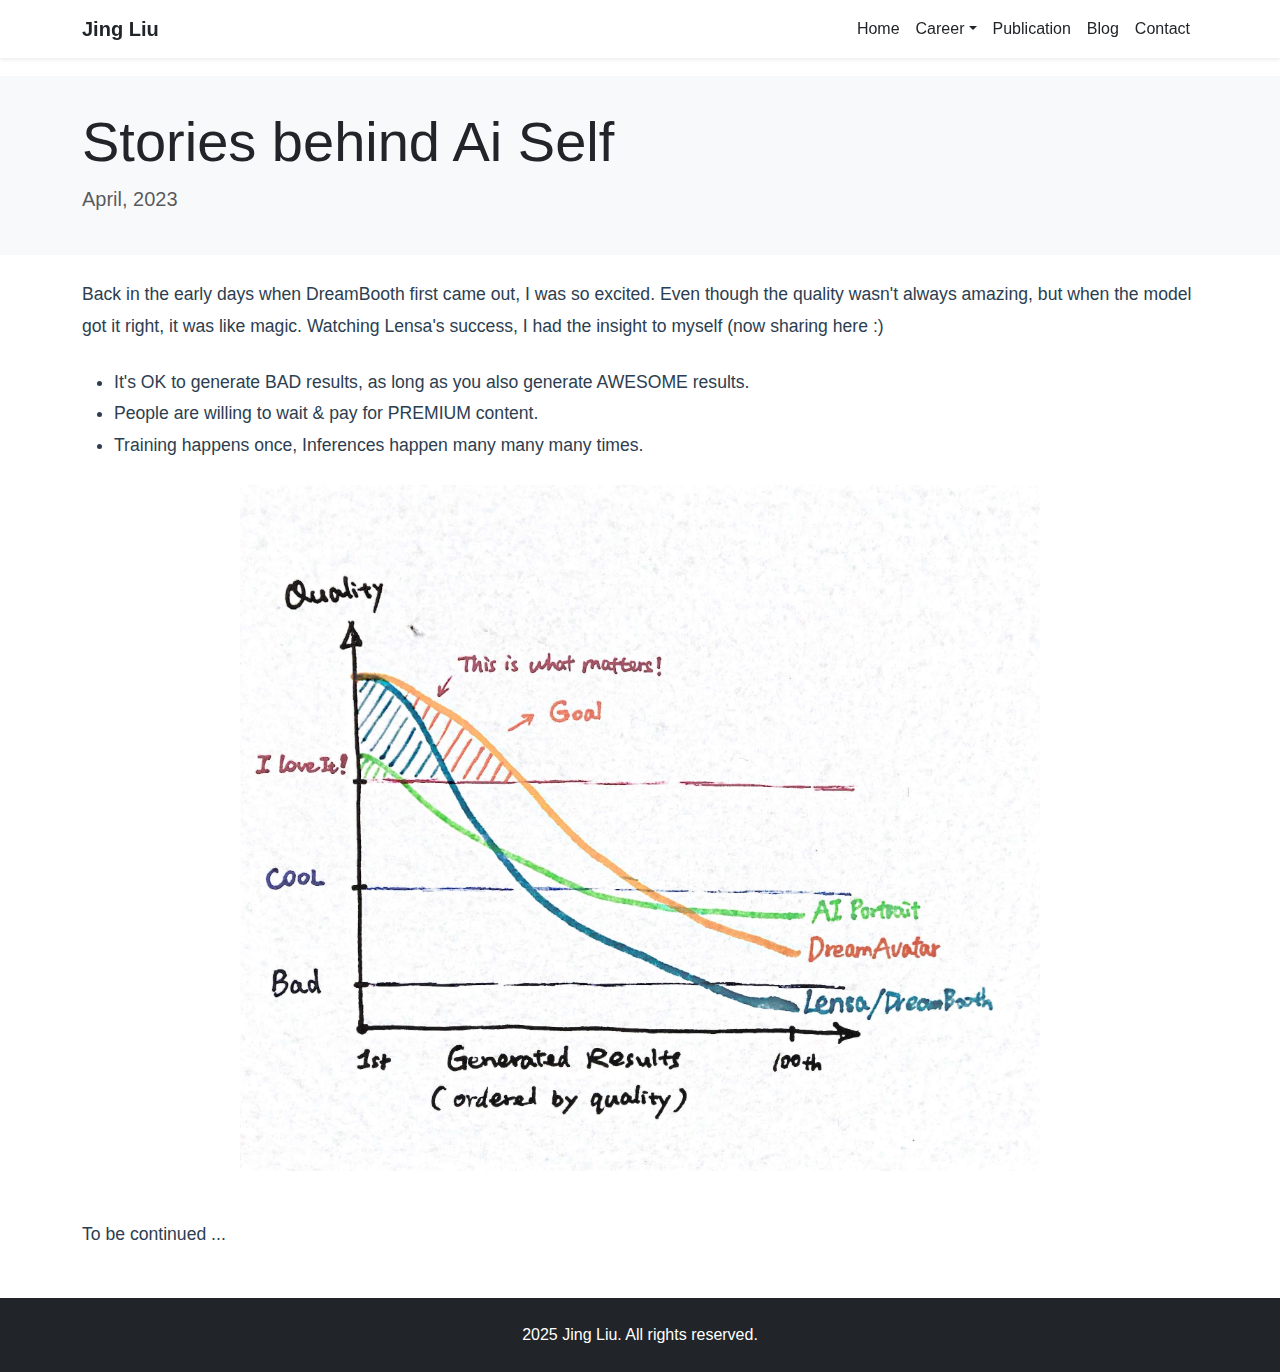
<file: blog-ai-self.html>
<!DOCTYPE html>
<html lang="en">
<head>
    <meta charset="UTF-8">
    <meta name="viewport" content="width=device-width, initial-scale=1.0">
    <title>Stories behind Ai Self - Jing Liu</title>
    <link href="https://cdn.jsdelivr.net/npm/bootstrap@5.3.0/dist/css/bootstrap.min.css" rel="stylesheet">
    <link rel="stylesheet" href="https://cdn.jsdelivr.net/npm/bootstrap-icons@1.7.2/font/bootstrap-icons.css">
    <link href="styles.css" rel="stylesheet">
    <style>
        .blog-content {
            font-size: 1.1rem;
            line-height: 1.8;
            color: #2c3e50;
        }
        .blog-content p {
            margin-bottom: 1.5rem;
        }
        .blog-header {
            background-color: #f8f9fa;
            padding: 2rem 0 1.5rem;
            margin-bottom: 0.5rem;
        }

    </style>
</head>
<body>
    <nav class="navbar navbar-expand-lg navbar-light fixed-top bg-white shadow-sm">
        <div class="container">
            <a class="navbar-brand" href="index.html">Jing Liu</a>
            <button class="navbar-toggler" type="button" data-bs-toggle="collapse" data-bs-target="#navbarNav">
                <span class="navbar-toggler-icon"></span>
            </button>
            <div class="collapse navbar-collapse" id="navbarNav">
                <ul class="navbar-nav ms-auto">
                    <li class="nav-item">
                        <a class="nav-link" href="index.html#home">Home</a>
                    </li>
                    <li class="nav-item dropdown">
                        <a class="nav-link dropdown-toggle" href="index.html#roles" id="workDropdown">Career</a>
                        <ul class="dropdown-menu" aria-labelledby="workDropdown">
                            <li><a class="dropdown-item" href="index.html#roles">Roles</a></li>
                            <li><a class="dropdown-item" href="index.html#features">Shipped Features</a></li>
                        </ul>
                    </li>
                    <li class="nav-item">
                        <a class="nav-link" href="index.html#publication">Publication</a>
                    </li>
                    <li class="nav-item">
                        <a class="nav-link" href="index.html#blogs">Blog</a>
                    </li>
                    <li class="nav-item">
                        <a class="nav-link" href="index.html#contact">Contact</a>
                    </li>
                </ul>
            </div>
        </div>
    </nav>

    <header class="blog-header">
        <div class="container">
            <h1 class="display-4">Stories behind Ai Self</h1>
            <p class="lead text-muted">April, 2023</p>
        </div>
    </header>

    <main class="container pt-3">
        <article class="blog-content">
            <p>Back in the early days when DreamBooth first came out, I was so excited. Even though the quality wasn't always amazing, but when the model got it right, it was like magic. Watching Lensa's success, I had the insight to myself (now sharing here :)
                <ul>
                    <li>It's OK to generate BAD results, as long as you also generate AWESOME results.</li>
                    <li>People are willing to wait & pay for PREMIUM content.</li>
                    <li>Training happens once, Inferences happen many many many times.</li>
                </ul>
            </p>
            <div class="text-center mb-5">
                <img src="images/blog/aiself/analysis.jpeg" class="img-fluid rounded" alt="AI Self Analysis" style="max-width: 800px; width: 100%;">
            </div>
            <p>To be continued ...</p>
            <!-- Blog content will go here -->
        </article>
    </main>



    <footer class="py-4 bg-dark text-white mt-5">
        <div class="container text-center">
            <p class="mb-0"><span id="footer-year">2025</span> <span id="footer-name">Jing Liu</span>. All rights reserved.</p>
        </div>
    </footer>

    <script src="config.js"></script>
    <script src="script.js"></script>
    <script src="https://cdn.jsdelivr.net/npm/bootstrap@5.3.0/dist/js/bootstrap.bundle.min.js"></script>
</body>
</html>
</file>
<file: styles.css>
/* General Styles */
body {
    font-family: 'Inter', -apple-system, BlinkMacSystemFont, 'Segoe UI', Roboto, sans-serif;
    line-height: 1.6;
    padding-top: 76px;
}

a {
    text-decoration: none !important;
    color: #38b6ff;  /* Soft blue color to indicate clickable links */
    transition: color 0.2s ease;
}

a:hover {
    color: #00d4ff;  /* Brighter blue on hover */
}

/* Navigation */
.navbar {
    backdrop-filter: blur(10px);
    background-color: rgba(255, 255, 255, 0.9) !important;
}

.navbar a {
    color: #212529;  /* Dark color for navbar links */
}

.navbar a:hover {
    color: #0d6efd;  /* Bootstrap primary blue on hover */
}

.navbar-brand {
    font-weight: 700;
}

/* Sections */
section {
    padding: 100px 0;
}

.section-title {
    font-weight: 700;
    margin-bottom: 3rem;
    position: relative;
    text-align: center;
}

.section-title:after {
    content: '';
    display: block;
    width: 50px;
    height: 3px;
    background: #007bff;
    margin: 20px auto 0;
}

/* Home Section */
#home {
    position: relative;
    overflow: hidden;
}

.home-row {
    min-height: 700px;
}

.col-lg-7.d-flex.flex-column {
    justify-content: space-between;
}

.profile-picture-container {
    max-width: 450px;
    margin: 0;
    position: relative;
    z-index: 1;
    height: 100%;
    display: flex;
    align-items: flex-start;
}

.profile-picture {
    box-shadow: 0 8px 30px rgba(0, 0, 0, 0.3);
    transition: transform 0.3s ease, box-shadow 0.3s ease;
    max-height: 100%;
    object-fit: contain;
}

.profile-picture:hover {
    transform: translateY(-5px);
    box-shadow: 0 12px 35px rgba(0, 0, 0, 0.4);
}

.home-bg {
    position: absolute;
    top: 0;
    left: 0;
    right: 0;
    bottom: 0;
    background-size: cover;
    background-position: center;
    background-repeat: no-repeat;
    filter: brightness(0.7);
    transition: transform 0.3s ease;
}

.home-bg::before {
    content: '';
    position: absolute;
    top: 0;
    left: 0;
    right: 0;
    bottom: 0;
    background: linear-gradient(135deg, rgba(0,0,0,0.7) 0%, rgba(0,0,0,0.4) 100%);
}

.home-content {
    position: relative;
    z-index: 1;
    padding: 2rem;
    border-radius: 10px;
    background: rgba(0,0,0,0.2);
    backdrop-filter: blur(5px);
}

/* Timeline */
.timeline {
    position: relative;
    padding: 20px 0;
}

.timeline-item {
    padding: 30px;
    margin-bottom: 20px;
    background: #fff;
    border-radius: 10px;
    box-shadow: 0 2px 15px rgba(0, 0, 0, 0.05);
    transition: transform 0.3s ease;
}

.timeline-item:hover {
    transform: translateY(-5px);
}

/* News Section */
.news-highlights {
    margin-top: 1.5rem;
    padding: 0;
}

.news-item {
    transition: transform 0.3s ease;
    padding-left: 10px;
    border-left: 2px solid transparent;
}

.news-item:hover {
    border-left: 2px solid rgba(255, 255, 255, 0.3);
}

.news-date {
    font-size: 0.85rem;
    color: rgba(255, 255, 255, 0.7);
    white-space: nowrap;
    margin-bottom: 0.4rem;
}

.news-item p {
    font-size: 1rem;
    line-height: 1.4;
}

.news-item a {
    text-decoration: none;
    transition: color 0.2s ease;
}

.news-item a:hover {
    color: #fff;
}

.news-link {
    text-decoration: none !important;
    transition: color 0.2s ease;
    color: #7cd3fc;  /* Light blue that works well on dark backgrounds */
    border-bottom: none !important;
}

.news-link:hover {
    color: #00eeff;  /* Brighter cyan on hover */
    text-decoration: none !important;
    border-bottom: none !important;
}

.paper-list {
    list-style-type: disc;
    margin-top: 0.25rem;
}

.paper-list li {
    margin-bottom: 0.25rem;
    font-size: 0.95rem;
}

/* Cards */
.card {
    border: none;
    box-shadow: 0 2px 15px rgba(0, 0, 0, 0.05);
    transition: transform 0.3s ease;
}

.card:hover {
    transform: translateY(-5px);
}

/* Contact Section */
.contact-info i {
    font-size: 1.2rem;
    margin-right: 10px;
    color: #007bff;
}

.social-links {
    display: flex;
    justify-content: center;
    gap: 15px;
}

.social-links a {
    width: 40px;
    height: 40px;
    display: grid;
    place-items: center;
    border-radius: 50%;
    transition: all 0.3s ease;
    padding: 0;
    position: relative;
    margin: 0;
}

.social-links a i {
    font-size: 1.2rem;
    position: absolute;
    top: 50%;
    left: 50%;
    transform: translate(-50%, -50%);
}

.social-links a:hover {
    background-color: #007bff;
    color: white;
    border-color: #007bff;
}

/* Buttons */
.btn {
    padding: 10px 20px;
    border-radius: 5px;
    font-weight: 500;
}

/* Responsive Design */
@media (max-width: 768px) {
    section {
        padding: 60px 0;
    }
    
    .timeline-item {
        padding: 20px;
    }
}
</file>
